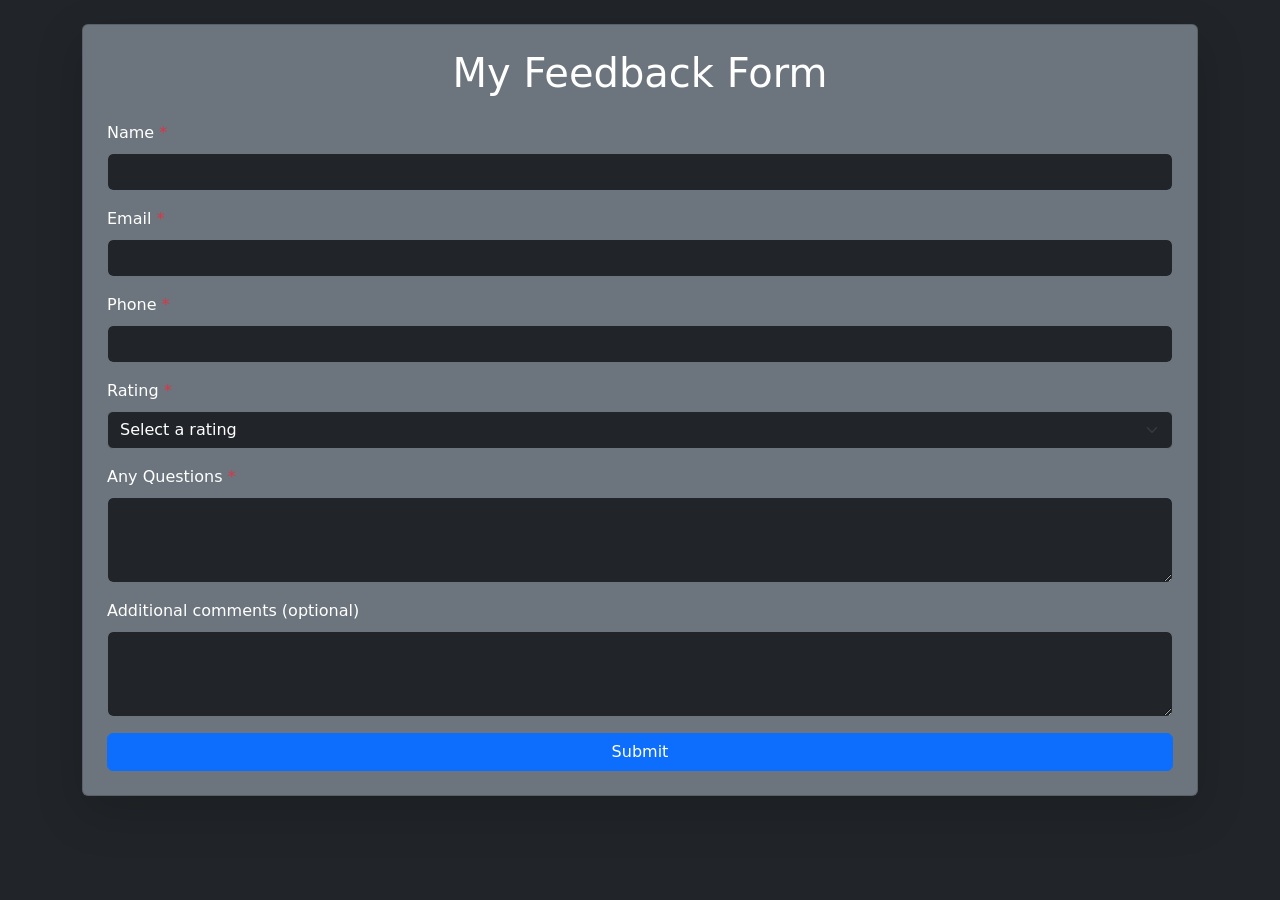
<file: feedback.html>
<!DOCTYPE html>
<html lang="en">
  <head>
    <meta charset="UTF-8" />
    <meta name="viewport" content="width=device-width, initial-scale=1.0" />
    <title>Feedback Form</title>
    <link
      href="https://cdn.jsdelivr.net/npm/bootstrap@5.3.0/dist/css/bootstrap.min.css"
      rel="stylesheet"
    />
  </head>
  <body class="bg-dark text-white p-4">
    <div class="container">
      <div class="card bg-secondary text-white p-4 shadow-lg">
        <h1 class="text-center mb-4">My Feedback Form</h1>
        <form id="feedbackForm">
          <div class="mb-3">
            <label for="name" class="form-label">Name <span class="text-danger">*</span></label>
            <input type="text" id="name" name="name" class="form-control bg-dark text-white border-secondary" required />
          </div>

          <div class="mb-3">
            <label for="email" class="form-label">Email <span class="text-danger">*</span></label>
            <input type="email" id="email" name="email" class="form-control bg-dark text-white border-secondary" required />
          </div>

          <div class="mb-3">
            <label for="phone" class="form-label">Phone <span class="text-danger">*</span></label>
            <input type="tel" id="phone" name="phone" class="form-control bg-dark text-white border-secondary" required />
          </div>

          <div class="mb-3">
            <label for="rating" class="form-label">Rating <span class="text-danger">*</span></label>
            <select id="rating" name="rating" class="form-select bg-dark text-white border-secondary" required>
              <option value="">Select a rating</option>
              <option value="1">1 - Very Poor</option>
              <option value="2">2 - Poor</option>
              <option value="3">3 - Average</option>
              <option value="4">4 - Good</option>
              <option value="5">5 - Excellent</option>
            </select>
          </div>

          <div class="mb-3">
            <label for="questions" class="form-label">Any Questions <span class="text-danger">*</span></label>
            <textarea id="questions" name="questions" class="form-control bg-dark text-white border-secondary" rows="3" required></textarea>
          </div>

          <div class="mb-3">
            <label for="comments" class="form-label">Additional comments (optional)</label>
            <textarea id="comments" name="comments" class="form-control bg-dark text-white border-secondary" rows="3"></textarea>
          </div>

          <button type="submit" class="btn btn-primary w-100">Submit</button>
        </form>
      </div>
    </div>

    <script>
      document.getElementById('feedbackForm').addEventListener('submit', function (event) {
        event.preventDefault();

        const formData = {
          name: document.getElementById('name').value,
          email: document.getElementById('email').value,
          phone: document.getElementById('phone').value,
          rating: document.getElementById('rating').value,
          questions: document.getElementById('questions').value,
          comments: document.getElementById('comments').value,
        };

        const jsonData = JSON.stringify(formData, null, 2);
        const blob = new Blob([jsonData], { type: 'application/json' });
        const link = document.createElement('a');
        link.href = URL.createObjectURL(blob);
        link.download = 'feedback.json';
        link.click();
      });
    </script>

    <script src="https://cdn.jsdelivr.net/npm/bootstrap@5.3.0/dist/js/bootstrap.bundle.min.js"></script>
  </body>
</html>
</file>
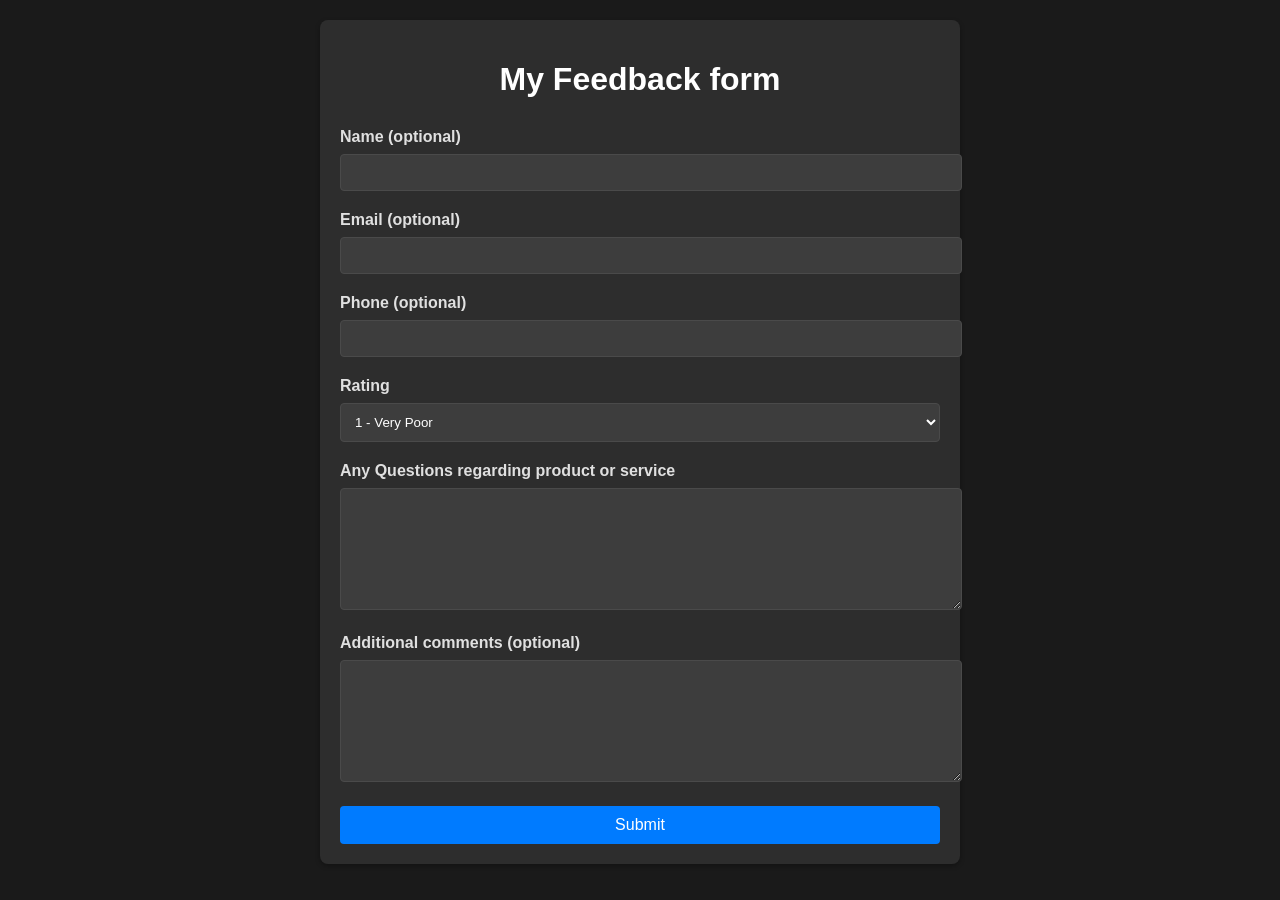
<file: feedbackexternalcss.html>
<!DOCTYPE html>
<html lang="en">
<head>
    <meta charset="UTF-8">
    <meta name="viewport" content="width=device-width, initial-scale=1.0">
    <title>Feedback Form</title>
    <link rel="stylesheet" href="styles/feedback.css">
</head>
<body>
    <div class="container">
        <h1>My Feedback form </h1>
        <form>
            <label for="name">Name (optional)</label>
            <input type="text" id="name" name="name">

            <label for="email">Email (optional)</label>
            <input type="email" id="email" name="email">

            <label for="phone">Phone (optional)</label>
            <input type="tel" id="phone" name="phone">

            <label for="rating">Rating</label>
            <select id="rating" name="rating">
                <option value="1">1 - Very Poor</option>
                <option value="2">2 - Poor</option>
                <option value="3">3 - Average</option>
                <option value="4">4 - Good</option>
                <option value="5">5 - Excellent</option>
            </select>

            <label for="questions">Any Questions regarding product or service</label>
            <textarea id="questions" name="questions"></textarea>

            <label for="comments">Additional comments (optional)</label>
            <textarea id="comments" name="comments"></textarea>

            <button type="submit" class="submit-btn">Submit</button>
        </form>
    </div>
</body>
</html>
</file>
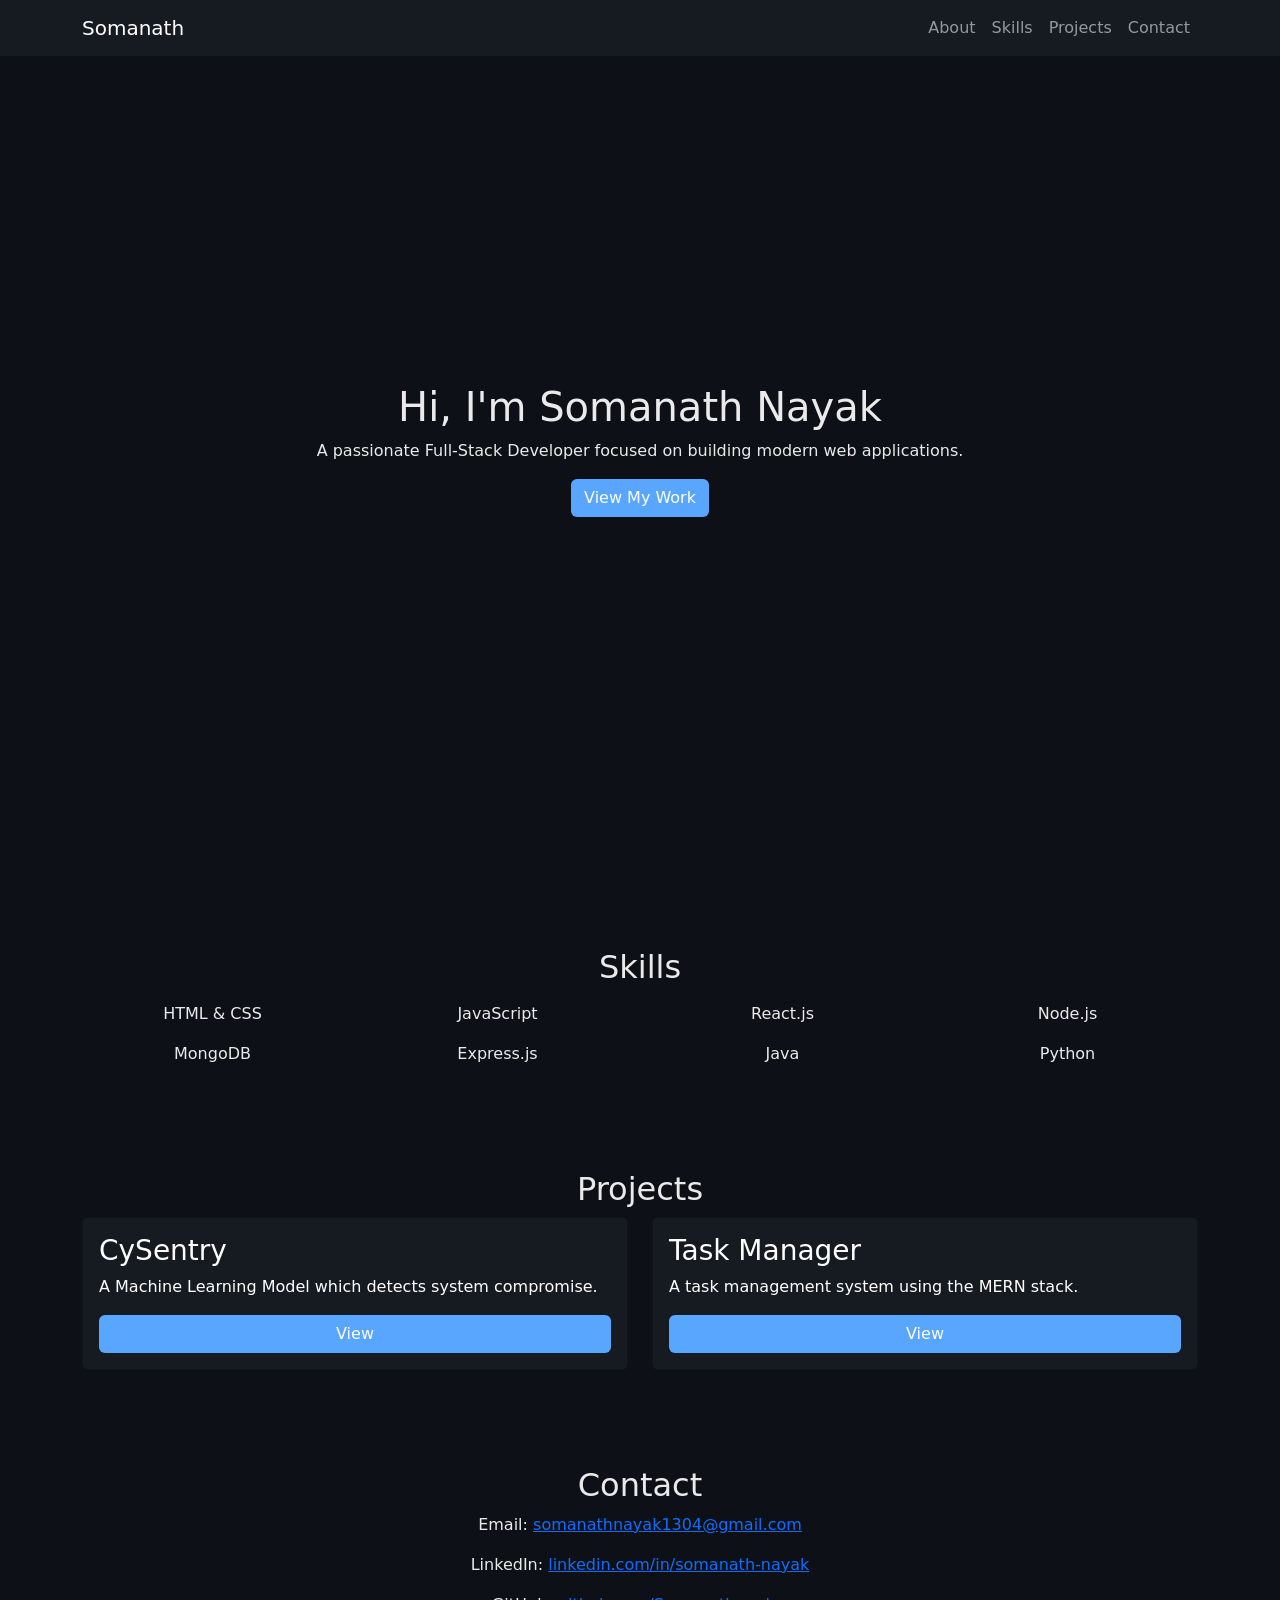
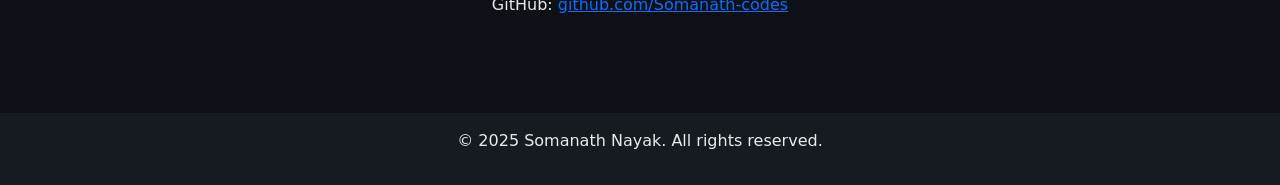
<file: portfolio.html>
<!DOCTYPE html>
<html lang="en">
<head>
    <meta charset="UTF-8">
    <meta name="viewport" content="width=device-width, initial-scale=1.0">
    <title>Somanath Nayak - Portfolio</title>
    <link href="https://cdn.jsdelivr.net/npm/bootstrap@5.3.0/dist/css/bootstrap.min.css" rel="stylesheet">
    <style>
        body {
            background-color: #0d1117;
            color: #eaeaea;
        }
        .navbar {
            background: #161b22;
        }
        .hero {
            height: 100vh;
            display: flex;
            flex-direction: column;
            justify-content: center;
            align-items: center;
            text-align: center;
        }
        .btn-custom {
            background: #58a6ff;
            color: white;
        }
        .btn-custom:hover {
            background: #1f6feb;
        }
        .card {
            background: #161b22;
            color: white;
        }
        footer {
            background: #161b22;
            padding: 1rem 0;
            text-align: center;
            margin-top: 2rem;
        }
    </style>
</head>
<body>
    <nav class="navbar navbar-expand-lg navbar-dark fixed-top">
        <div class="container">
            <a class="navbar-brand" href="#">Somanath</a>
            <button class="navbar-toggler" type="button" data-bs-toggle="collapse" data-bs-target="#navbarNav">
                <span class="navbar-toggler-icon"></span>
            </button>
            <div class="collapse navbar-collapse" id="navbarNav">
                <ul class="navbar-nav ms-auto">
                    <li class="nav-item"><a class="nav-link" href="#about">About</a></li>
                    <li class="nav-item"><a class="nav-link" href="#skills">Skills</a></li>
                    <li class="nav-item"><a class="nav-link" href="#projects">Projects</a></li>
                    <li class="nav-item"><a class="nav-link" href="#contact">Contact</a></li>
                </ul>
            </div>
        </div>
    </nav>

    <section class="hero">
        <h1>Hi, I'm Somanath Nayak</h1>
        <p>A passionate Full-Stack Developer focused on building modern web applications.</p>
        <a href="#projects" class="btn btn-custom">View My Work</a>
    </section>

    <section id="skills" class="container py-5">
        <h2 class="text-center">Skills</h2>
        <div class="row text-center">
            <div class="col-md-3 py-2">HTML & CSS</div>
            <div class="col-md-3 py-2">JavaScript</div>
            <div class="col-md-3 py-2">React.js</div>
            <div class="col-md-3 py-2">Node.js</div>
            <div class="col-md-3 py-2">MongoDB</div>
            <div class="col-md-3 py-2">Express.js</div>
            <div class="col-md-3 py-2">Java</div>
            <div class="col-md-3 py-2">Python</div>
        </div>
    </section>

    <section id="projects" class="container py-5">
        <h2 class="text-center">Projects</h2>
        <div class="row">
            <div class="col-md-6">
                <div class="card p-3">
                    <h3>CySentry</h3>
                    <p>A Machine Learning Model which detects system compromise.</p>
                    <a href="#" class="btn btn-custom">View</a>
                </div>
            </div>
            <div class="col-md-6">
                <div class="card p-3">
                    <h3>Task Manager</h3>
                    <p>A task management system using the MERN stack.</p>
                    <a href="#" class="btn btn-custom">View</a>
                </div>
            </div>
        </div>
    </section>

    <section id="contact" class="container py-5 text-center">
        <h2>Contact</h2>
        <p>Email: <a href="mailto:somanathnayak1304@gmail.com">somanathnayak1304@gmail.com</a></p>
        <p>LinkedIn: <a href="https://www.linkedin.com/in/somanath-nayak-354488247/">linkedin.com/in/somanath-nayak</a></p>
        <p>GitHub: <a href="https://github.com/Somanath-codes">github.com/Somanath-codes</a></p>
    </section>

    <footer>
        <p>&copy; 2025 Somanath Nayak. All rights reserved.</p>
    </footer>

    <script src="https://cdn.jsdelivr.net/npm/bootstrap@5.3.0/dist/js/bootstrap.bundle.min.js"></script>
</body>
</html>
</file>
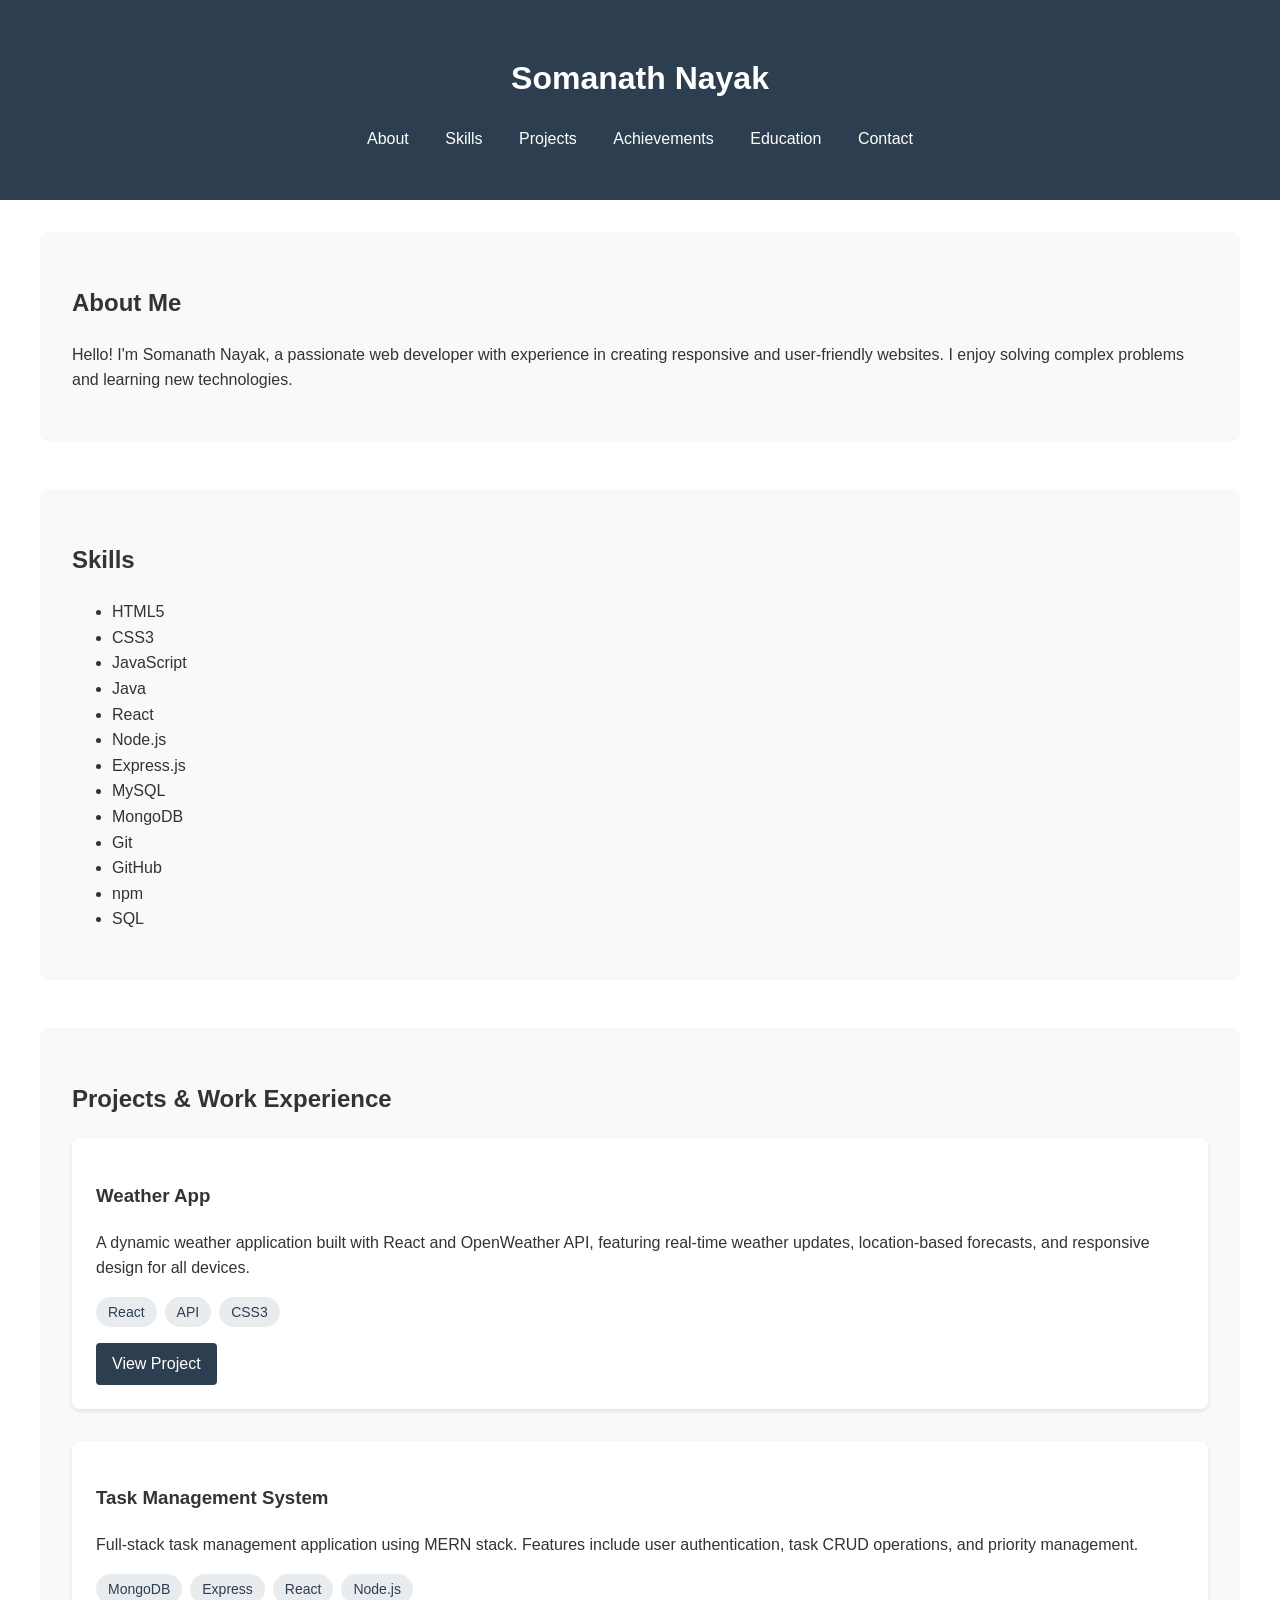
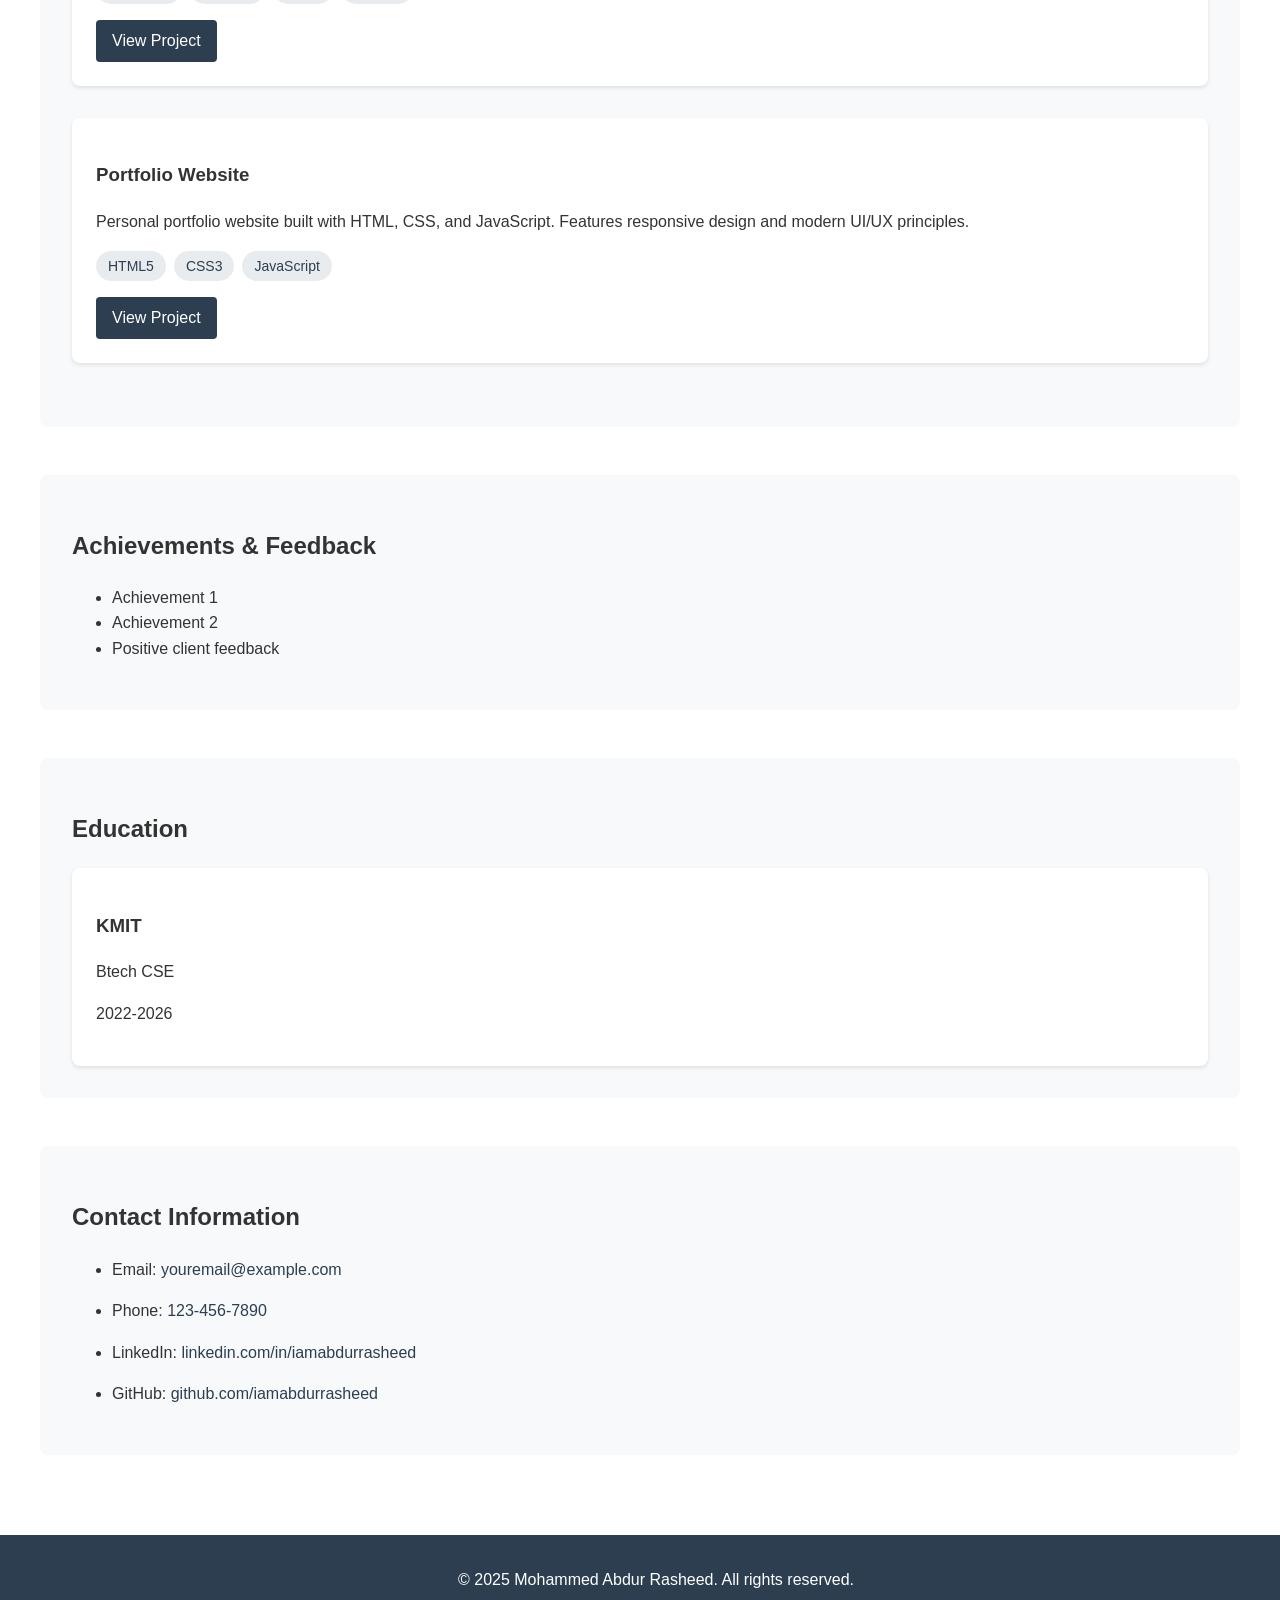
<file: portfolioexternalcss.html>
<!DOCTYPE html>
<html lang="en">
<head>
    <meta charset="UTF-8">
    <meta name="viewport" content="width=device-width, initial-scale=1.0">
    <title>My Portfolio</title>
    <link rel="stylesheet" href="styles/portfolio.css">
</head>
<body>
    <header>
        <h1>Somanath Nayak</h1>
        <nav>
            <ul>
                <li><a href="#about">About</a></li>
                <li><a href="#skills">Skills</a></li>
                <li><a href="#projects">Projects</a></li>
                <li><a href="#achievements">Achievements</a></li>
                <li><a href="#education">Education</a></li>
                <li><a href="#contact">Contact</a></li>
            </ul>
        </nav>
    </header>

    <main>
        <section id="about">
            <h2>About Me</h2>
            <p>Hello! I'm Somanath Nayak, a passionate web developer with experience in creating responsive and user-friendly websites. I enjoy solving complex problems and learning new technologies.</p>
        </section>

        <section id="skills">
            <h2>Skills</h2>
            <ul>
                <li>HTML5</li>
                <li>CSS3</li>
                <li>JavaScript</li>
                <li>Java</li>
                <li>React</li>
                <li>Node.js</li>
                <li>Express.js</li>
                <li>MySQL</li>
                <li>MongoDB</li>
                <li>Git</li>
                <li>GitHub</li>
                <li>npm</li>
                <li>SQL</li>

            </ul>
        </section>

        <section id="projects">
            <h2>Projects & Work Experience</h2>
            <article class="project-card">
                <h3>Weather App</h3>
                <p>A dynamic weather application built with React and OpenWeather API, featuring real-time weather updates, location-based forecasts, and responsive design for all devices.</p>
                <div class="tech-stack">
                    <span class="tech-tag">React</span>
                    <span class="tech-tag">API</span>
                    <span class="tech-tag">CSS3</span>
                </div>
                <a href="https://github.com/iamabdurrasheed/weather-app">View Project</a>
            </article>

            <article class="project-card">
                <h3>Task Management System</h3>
                <p>Full-stack task management application using MERN stack. Features include user authentication, task CRUD operations, and priority management.</p>
                <div class="tech-stack">
                    <span class="tech-tag">MongoDB</span>
                    <span class="tech-tag">Express</span>
                    <span class="tech-tag">React</span>
                    <span class="tech-tag">Node.js</span>
                </div>
                <a href="https://github.com/iamabdurrasheed/task-manager">View Project</a>
            </article>

            <article class="project-card">
                <h3>Portfolio Website</h3>
                <p>Personal portfolio website built with HTML, CSS, and JavaScript. Features responsive design and modern UI/UX principles.</p>
                <div class="tech-stack">
                    <span class="tech-tag">HTML5</span>
                    <span class="tech-tag">CSS3</span>
                    <span class="tech-tag">JavaScript</span>
                </div>
                <a href="https://github.com/iamabdurrasheed/portfolio">View Project</a>
            </article>
        </section>

        <section id="achievements">
            <h2>Achievements & Feedback</h2>
            <ul>
                <li>Achievement 1</li>
                <li>Achievement 2</li>
                <li>Positive client feedback</li>
            </ul>
        </section>

        <section id="education">
            <h2>Education</h2>
            <div class="education-item">
                <h3>KMIT</h3>
                <p>Btech CSE</p>
                <p>2022-2026</p>
            </div>
        </section>

        <section id="contact">
            <h2>Contact Information</h2>
            <ul class="contact-info">
                <li>Email: <a href="mailto:youremail@example.com">youremail@example.com</a></li>
                <li>Phone: <a href="tel:+1234567890">123-456-7890</a></li>
                <li>LinkedIn: <a href="https://linkedin.com/in/iamabdurrasheed">linkedin.com/in/iamabdurrasheed</a></li>
                <li>GitHub: <a href="https://github.com/iamabdurrasheed">github.com/iamabdurrasheed</a></li>
            
            </ul>
        </section>
    </main>

    <footer>
        <p>&copy; 2025 Mohammed Abdur Rasheed. All rights reserved.</p>
    </footer>
</body>
</html>
</file>
<file: styles/feedback.css>
body {
    font-family: Arial, sans-serif;
    background-color: #1a1a1a;
    margin: 0;
    padding: 20px;
    color: #ffffff;
}

.container {
    max-width: 600px;
    margin: 0 auto;
    background-color: #2d2d2d;
    padding: 20px;
    box-shadow: 0 2px 5px rgba(0,0,0,0.3);
    border-radius: 8px;
}

h1 {
    text-align: center;
    color: #ffffff;
    margin-bottom: 30px;
}

label {
    display: block;
    margin-bottom: 8px;
    font-weight: bold;
    color: #e0e0e0;
}

input[type="text"], 
input[type="email"], 
input[type="tel"], 
textarea, 
select {
    width: 100%;
    padding: 10px;
    margin-bottom: 20px;
    background-color: #3d3d3d;
    border: 1px solid #4a4a4a;
    border-radius: 4px;
    color: #ffffff;
}

textarea {
    resize: vertical;
    height: 100px;
}

.submit-btn {
    display: block;
    width: 100%;
    padding: 10px;
    background-color: #007bff;
    color: white;
    border: none;
    border-radius: 4px;
    cursor: pointer;
    font-size: 16px;
}

.submit-btn:hover {
    background-color: #0056b3;
}
</file>
<file: styles/portfolio.css>
body {
    font-family: 'Arial', sans-serif;
    line-height: 1.6;
    margin: 0;
    padding: 0;
    color: #333;
}

header {
    background-color: #2c3e50;
    color: white;
    padding: 2rem;
    text-align: center;
}

nav ul {
    list-style: none;
    padding: 0;
}

nav ul li {
    display: inline;
    margin: 0 1rem;
}

nav ul li a {
    color: white;
    text-decoration: none;
}

main {
    max-width: 1200px;
    margin: 0 auto;
    padding: 2rem;
}

section {
    margin-bottom: 3rem;
    padding: 2rem;
    border-radius: 8px;
    background-color: #f8f9fa;
}

.skills ul {
    display: grid;
    grid-template-columns: repeat(auto-fit, minmax(150px, 1fr));
    gap: 1rem;
    list-style: none;
    padding: 0;
}

.skills li {
    background-color: #e9ecef;
    padding: 0.5rem 1rem;
    border-radius: 4px;
    text-align: center;
}

.project-card {
    background-color: white;
    padding: 1.5rem;
    border-radius: 8px;
    box-shadow: 0 2px 4px rgba(0,0,0,0.1);
    margin-bottom: 2rem;
    transition: transform 0.2s;
}

.project-card:hover {
    transform: translateY(-5px);
}

.project-card a {
    display: inline-block;
    margin-top: 1rem;
    padding: 0.5rem 1rem;
    background-color: #2c3e50;
    color: white;
    text-decoration: none;
    border-radius: 4px;
}

.project-card a:hover {
    background-color: #34495e;
}

.contact-info li {
    margin-bottom: 1rem;
}

.contact-info a {
    color: #2c3e50;
    text-decoration: none;
}

footer {
    background-color: #2c3e50;
    color: white;
    text-align: center;
    padding: 1rem;
    position: relative;
    bottom: 0;
    width: 100%;
}

.education-item {
    background-color: white;
    padding: 1.5rem;
    border-radius: 8px;
    box-shadow: 0 2px 4px rgba(0,0,0,0.1);
}

.tech-stack {
    display: flex;
    flex-wrap: wrap;
    gap: 0.5rem;
    margin-top: 1rem;
}

.tech-tag {
    background-color: #e9ecef;
    padding: 0.25rem 0.75rem;
    border-radius: 15px;
    font-size: 0.875rem;
    color: #2c3e50;
}
</file>
